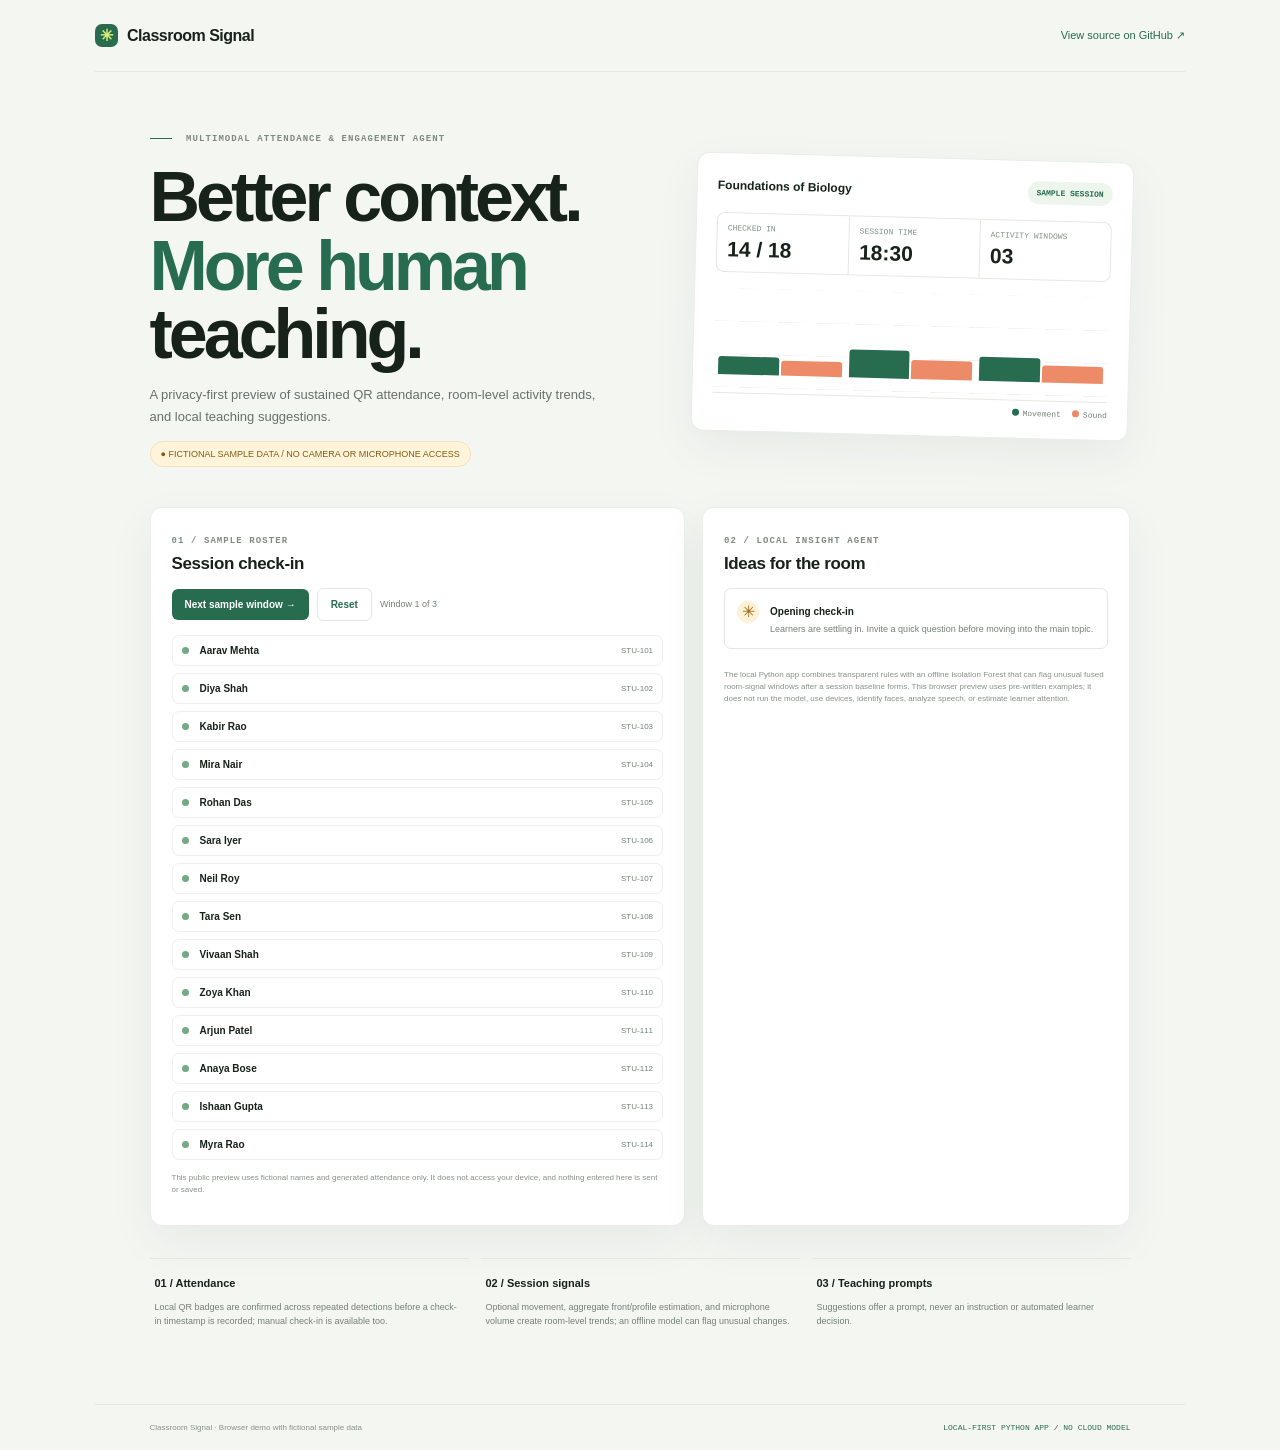
<file: docs/index.html>
<!doctype html>
<html lang="en">
<head>
<meta charset="utf-8"><meta name="viewport" content="width=device-width,initial-scale=1">
<meta name="theme-color" content="#f4f6f2"><meta name="description" content="A fictional-data preview of the Multimodal Attendance & Engagement Agent, a local Python classroom assistant.">
<title>Multimodal Attendance &amp; Engagement Agent — Demo</title>
<style>
:root{--ink:#17221b;--muted:#738077;--paper:#f4f6f2;--white:#fff;--line:#e3e9e2;--green:#286c50;--lime:#d9ef72;--orange:#ed8b69;--shadow:0 16px 44px #213a2910;font-family:Inter,"Segoe UI",Arial,sans-serif;color:var(--ink);background:var(--paper)}*{box-sizing:border-box}body{margin:0}.shell{max-width:1160px;padding:0 35px;margin:auto}.top{height:72px;border-bottom:1px solid var(--line);display:flex;align-items:center;justify-content:space-between}.brand{display:flex;align-items:center;gap:9px;font-weight:800;letter-spacing:-.5px}.mark{width:23px;height:23px;border-radius:7px;background:var(--green);display:grid;place-content:center;color:var(--lime)}.top a{color:var(--green);text-decoration:none;font-size:11px}.hero{display:grid;grid-template-columns:1fr .85fr;gap:30px;align-items:center;padding:55px 5% 40px}.eyebrow,.kicker{font:600 9px "Consolas",monospace;letter-spacing:.12em;color:#7e8b82}.eyebrow i{display:inline-block;width:22px;height:1px;background:var(--green);vertical-align:middle;margin-right:8px}.hero h1{font-size:clamp(45px,6vw,70px);line-height:.98;letter-spacing:-4px;margin:18px 0 15px}.hero h1 em{font-style:normal;color:var(--green)}.hero p{font-size:13px;line-height:1.7;color:#657169;max-width:450px}.fiction{display:inline-flex;align-items:center;gap:7px;color:#815b15;background:#fff4d9;border:1px solid #f0e2bd;border-radius:30px;padding:7px 10px;font-size:9px}.demo-card,.panel{background:var(--white);border:1px solid #e9eee8;border-radius:12px;box-shadow:var(--shadow)}.demo-card{padding:20px;transform:rotate(1.5deg)}.demo-head{display:flex;justify-content:space-between;align-items:center}.demo-head b{font-size:12px}.live{color:var(--green);font:600 8px "Consolas",monospace;background:#edf5ec;padding:7px 9px;border-radius:30px}.stats{display:grid;grid-template-columns:repeat(3,1fr);margin:16px 0;border:1px solid var(--line);border-radius:8px}.stats div{padding:10px}.stats div+div{border-left:1px solid var(--line)}.stats small{display:block;color:#839087;font:8px "Consolas",monospace}.stats strong{font-size:21px;display:block;margin-top:5px}.bar-chart{height:105px;display:flex;align-items:end;gap:7px;padding:5px 5px 18px;border-bottom:1px solid var(--line);background:repeating-linear-gradient(to bottom,transparent 0,transparent 32px,#edf1ec 33px)}.bar{flex:1;display:flex;align-items:end;gap:2px;height:100%}.bar i{width:50%;border-radius:3px 3px 0 0;background:var(--green);transition:height .35s}.bar i+ i{background:var(--orange)}.chart-legend{display:flex;justify-content:flex-end;gap:11px;font:8px "Consolas",monospace;color:var(--muted);margin-top:8px}.chart-legend i{width:7px;height:7px;border-radius:50%;display:inline-block;background:var(--green);margin-right:4px}.chart-legend .orange{background:var(--orange)}.content{display:grid;grid-template-columns:1fr .8fr;gap:17px;margin:0 5%}.panel{padding:21px}.panel h2{font-size:17px;letter-spacing:-.4px;margin:7px 0 14px}.toolbar{display:flex;gap:8px;align-items:center}.button{border:0;border-radius:6px;background:var(--green);color:white;padding:10px 13px;font-size:10px;font-weight:700}.button.secondary{background:white;color:var(--green);border:1px solid var(--line)}.toolbar span{font-size:9px;color:var(--muted)}.table{display:grid;gap:7px;margin-top:14px}.person{display:grid;grid-template-columns:9px 1fr auto;gap:9px;align-items:center;padding:9px;border:1px solid #edf0eb;border-radius:7px;font-size:10px}.person i{width:7px;height:7px;border-radius:50%;background:#73aa81}.person small{color:var(--muted);font-size:8px}.signal{display:grid;gap:8px}.suggestion{padding:12px;border:1px solid var(--line);border-radius:7px;display:grid;grid-template-columns:24px 1fr;gap:9px}.suggestion i{width:22px;height:22px;border-radius:50%;background:#fff1d6;color:#986313;display:grid;place-content:center;font-style:normal}.suggestion b{font-size:10px}.suggestion p{font-size:9px;line-height:1.5;color:var(--muted);margin:4px 0 0}.notice{font-size:8px;line-height:1.5;color:#879188;margin-top:12px}.steps{margin:32px 5% 52px;display:grid;grid-template-columns:repeat(3,1fr);gap:12px}.step{border-top:1px solid var(--line);padding:14px 5px}.step b{font-size:11px}.step p{font-size:9px;line-height:1.6;color:var(--muted)}footer{border-top:1px solid var(--line);padding:18px 5%;display:flex;justify-content:space-between;gap:15px;color:#879188;font-size:8px}.badge{font:8px "Consolas",monospace;color:var(--green)}@media(max-width:760px){.shell{padding:0 15px}.hero,.content{grid-template-columns:1fr}.hero{padding:36px 2% 25px}.hero h1{font-size:53px}.content{margin:0 2%}.demo-card{transform:none}.steps{grid-template-columns:1fr;margin-left:2%;margin-right:2%;gap:0}footer{margin:0 2%;flex-wrap:wrap}.stats small{font-size:7px}.stats div{padding:8px}.top{height:62px}}
</style>
</head>
<body><div class="shell">
<header class="top"><div class="brand"><span class="mark">✳</span> Classroom Signal</div><a href="https://github.com/Jayesharya/multimodal-attendance-agent">View source on GitHub ↗</a></header>
<section class="hero"><div><span class="eyebrow"><i></i> MULTIMODAL ATTENDANCE &amp; ENGAGEMENT AGENT</span><h1>Better context.<br><em>More human</em><br>teaching.</h1><p>A privacy-first preview of sustained QR attendance, room-level activity trends, and local teaching suggestions.</p><span class="fiction">● FICTIONAL SAMPLE DATA / NO CAMERA OR MICROPHONE ACCESS</span></div>
<div class="demo-card"><div class="demo-head"><b id="demoTitle">Foundations of Biology</b><span class="live">SAMPLE SESSION</span></div><div class="stats"><div><small>CHECKED IN</small><strong id="count">14 / 18</strong></div><div><small>SESSION TIME</small><strong id="time">18:30</strong></div><div><small>ACTIVITY WINDOWS</small><strong id="windows">03</strong></div></div><div class="bar-chart" id="chart" aria-label="Fictional movement and sound trend"></div><div class="chart-legend"><span><i></i>Movement</span><span><i class="orange"></i>Sound</span></div></div></section>
<section class="content"><article class="panel"><span class="kicker">01 / SAMPLE ROSTER</span><h2>Session check-in</h2><div class="toolbar"><button class="button" id="nextWindow">Next sample window →</button><button class="button secondary" id="reset">Reset</button><span id="windowLabel">Window 1 of 3</span></div><div class="table" id="people"></div><p class="notice">This public preview uses fictional names and generated attendance only. It does not access your device, and nothing entered here is sent or saved.</p></article>
<article class="panel"><span class="kicker">02 / LOCAL INSIGHT AGENT</span><h2>Ideas for the room</h2><div class="signal"><div class="suggestion"><i>✳</i><div><b id="suggestionTitle">Opening check-in</b><p id="suggestionBody">Learners are settling in. Invite a quick question before moving into the main topic.</p></div></div><p class="notice">The local Python app combines transparent rules with an offline Isolation Forest that can flag unusual fused room-signal windows after a session baseline forms. This browser preview uses pre-written examples; it does not run the model, use devices, identify faces, analyze speech, or estimate learner attention.</p></div></article></section>
<section class="steps"><div class="step"><b>01 / Attendance</b><p>Local QR badges are confirmed across repeated detections before a check-in timestamp is recorded; manual check-in is available too.</p></div><div class="step"><b>02 / Session signals</b><p>Optional movement, aggregate front/profile estimation, and microphone volume create room-level trends; an offline model can flag unusual changes.</p></div><div class="step"><b>03 / Teaching prompts</b><p>Suggestions offer a prompt, never an instruction or automated learner decision.</p></div></section>
<footer><span>Classroom Signal · Browser demo with fictional sample data</span><span class="badge">LOCAL-FIRST PYTHON APP / NO CLOUD MODEL</span></footer>
</div>
<script>
const stages=[
 {checked:14,time:"18:30",movement:[.22,.34,.30],sound:[.18,.24,.21],title:"Opening check-in",body:"Learners are settling in. Invite a quick question before moving into the main topic.",names:["Aarav Mehta","Diya Shah","Kabir Rao","Mira Nair"]},
 {checked:15,time:"33:45",movement:[.23,.35,.13,.10],sound:[.19,.27,.08,.07],title:"Try a short reset",body:"Recent room-level movement and sound are both quiet. Consider a verbal check-in or quick recall question.",names:["Aarav Mehta","Diya Shah","Kabir Rao","Mira Nair","Rohan Das"]},
 {checked:17,time:"49:10",movement:[.22,.35,.12,.10,.72,.65],sound:[.18,.27,.08,.07,.61,.72],title:"Room activity is elevated",body:"Both coarse signals are high. You could pause for a concise recap or invite one speaker at a time.",names:["Aarav Mehta","Diya Shah","Kabir Rao","Mira Nair","Rohan Das","Sara Iyer","Neil Roy","Tara Sen","Vivaan Shah","Zoya Khan","Arjun Patel","Anaya Bose","Ishaan Gupta","Myra Rao","Reyansh Gill","Siya Kapoor","Dev Nair"]}];
const names=["Aarav Mehta","Diya Shah","Kabir Rao","Mira Nair","Rohan Das","Sara Iyer","Neil Roy","Tara Sen","Vivaan Shah","Zoya Khan","Arjun Patel","Anaya Bose","Ishaan Gupta","Myra Rao","Reyansh Gill","Siya Kapoor","Dev Nair","Ira Bose"];
let index=0;
function render(){const item=stages[index];document.querySelector("#count").textContent=item.checked+" / 18";document.querySelector("#time").textContent=item.time;document.querySelector("#windows").textContent=String(item.movement.length).padStart(2,"0");document.querySelector("#suggestionTitle").textContent=item.title;document.querySelector("#suggestionBody").textContent=item.body;document.querySelector("#windowLabel").textContent="Window "+(index+1)+" of "+stages.length;const people=document.querySelector("#people");people.replaceChildren();names.slice(0,item.checked).forEach((name,i)=>{const row=document.createElement("div");row.className="person";const dot=document.createElement("i"),label=document.createElement("b"),id=document.createElement("small");label.textContent=name;id.textContent="STU-"+String(101+i);row.append(dot,label,id);people.append(row)});const chart=document.querySelector("#chart");chart.replaceChildren();item.movement.forEach((value,i)=>{const bar=document.createElement("span"),move=document.createElement("i"),sound=document.createElement("i");bar.className="bar";move.style.height=Math.max(8,value*100)+"%";sound.style.height=Math.max(8,item.sound[i]*100)+"%";bar.append(move,sound);chart.append(bar)})}
document.querySelector("#nextWindow").addEventListener("click",()=>{index=(index+1)%stages.length;render()});document.querySelector("#reset").addEventListener("click",()=>{index=0;render()});render();
</script>
</body></html>
</file>
